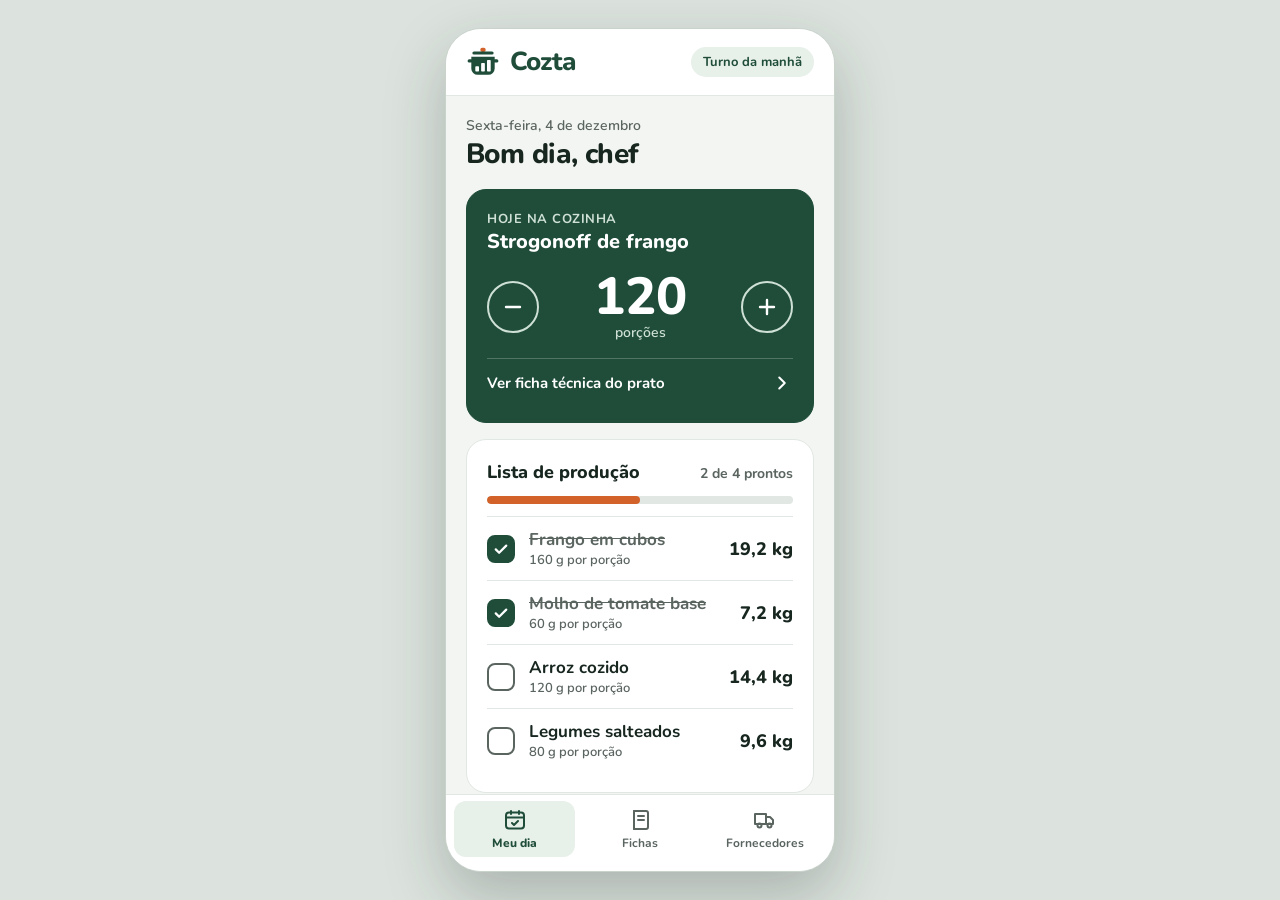
<file: index.html>
<!doctype html>
<html lang="pt-BR">
<head>
  <meta charset="utf-8">
  <meta name="viewport" content="width=device-width, initial-scale=1, viewport-fit=cover">
  <meta name="theme-color" content="#1F4D3A">
  <title>Cozta, Meu dia</title>
  <meta name="description" content="Protótipo do Cozta, app de cozinha para chef, cozinheiro e gerente. Dados de exemplo.">
  <link rel="icon" href="favicon.svg" type="image/svg+xml">
  <!-- Fonte da identidade (Nunito). Sem internet, o navegador usa a fonte do sistema. -->
  <link rel="preconnect" href="https://fonts.googleapis.com">
  <link rel="preconnect" href="https://fonts.gstatic.com" crossorigin>
  <link href="https://fonts.googleapis.com/css2?family=Nunito:wght@600;700;800&display=swap" rel="stylesheet">
  <link rel="stylesheet" href="assets/style.css">
</head>
<body>
  <!-- O casco do app (topo, conteúdo e navegação) é montado pelo shared.js -->
  <div class="app" id="app"></div>
  <noscript>Este protótipo precisa de JavaScript para funcionar.</noscript>
  <script src="assets/shared.js"></script>
  <script src="assets/meu-dia.js"></script>
</body>
</html>
</file>
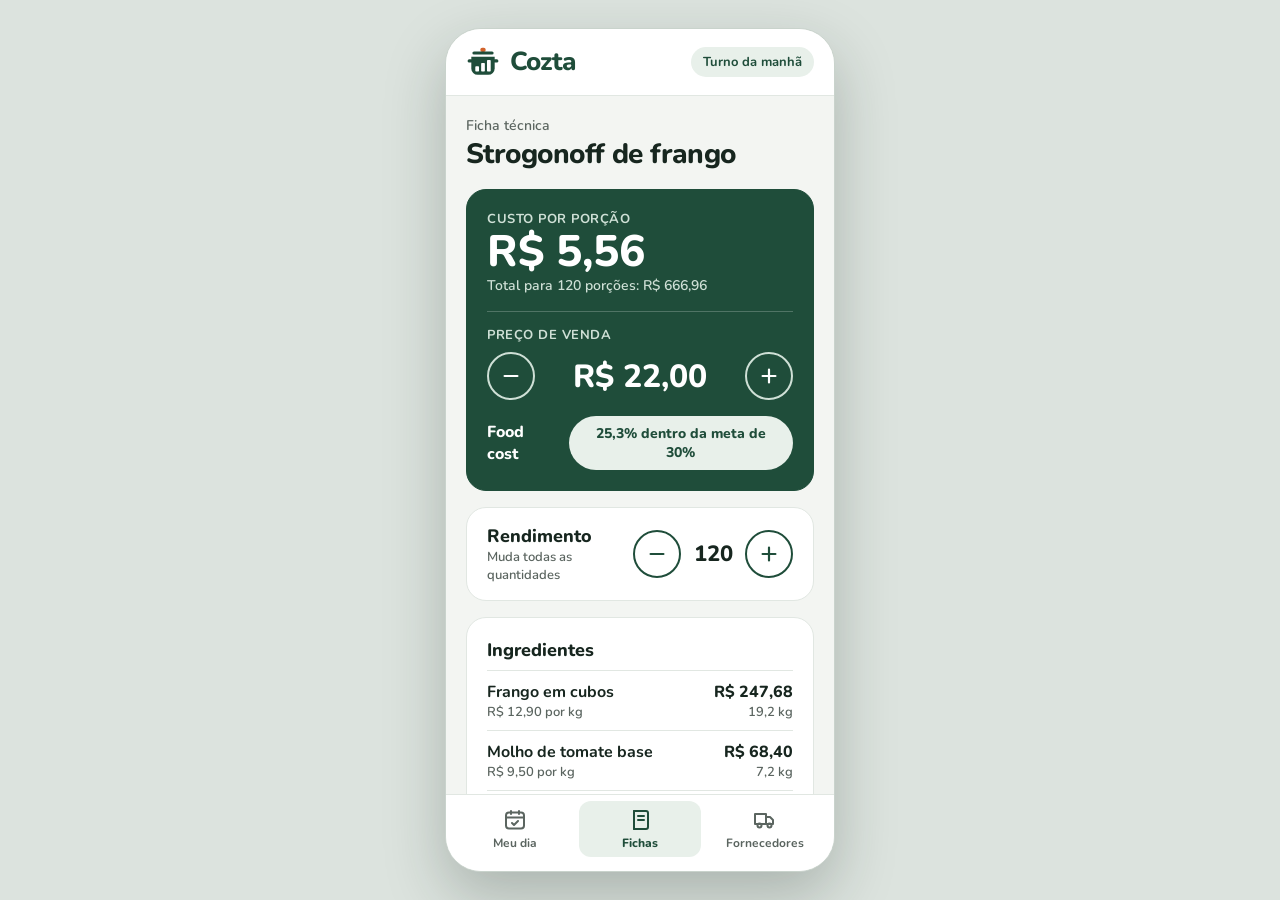
<file: ficha.html>
<!doctype html>
<html lang="pt-BR">
<head>
  <meta charset="utf-8">
  <meta name="viewport" content="width=device-width, initial-scale=1, viewport-fit=cover">
  <meta name="theme-color" content="#1F4D3A">
  <title>Cozta, Ficha técnica</title>
  <meta name="description" content="Protótipo do Cozta, app de cozinha para chef, cozinheiro e gerente. Dados de exemplo.">
  <link rel="icon" href="favicon.svg" type="image/svg+xml">
  <!-- Fonte da identidade (Nunito). Sem internet, o navegador usa a fonte do sistema. -->
  <link rel="preconnect" href="https://fonts.googleapis.com">
  <link rel="preconnect" href="https://fonts.gstatic.com" crossorigin>
  <link href="https://fonts.googleapis.com/css2?family=Nunito:wght@600;700;800&display=swap" rel="stylesheet">
  <link rel="stylesheet" href="assets/style.css">
</head>
<body>
  <!-- O casco do app (topo, conteúdo e navegação) é montado pelo shared.js -->
  <div class="app" id="app"></div>
  <noscript>Este protótipo precisa de JavaScript para funcionar.</noscript>
  <script src="assets/shared.js"></script>
  <script src="assets/ficha.js"></script>
</body>
</html>
</file>
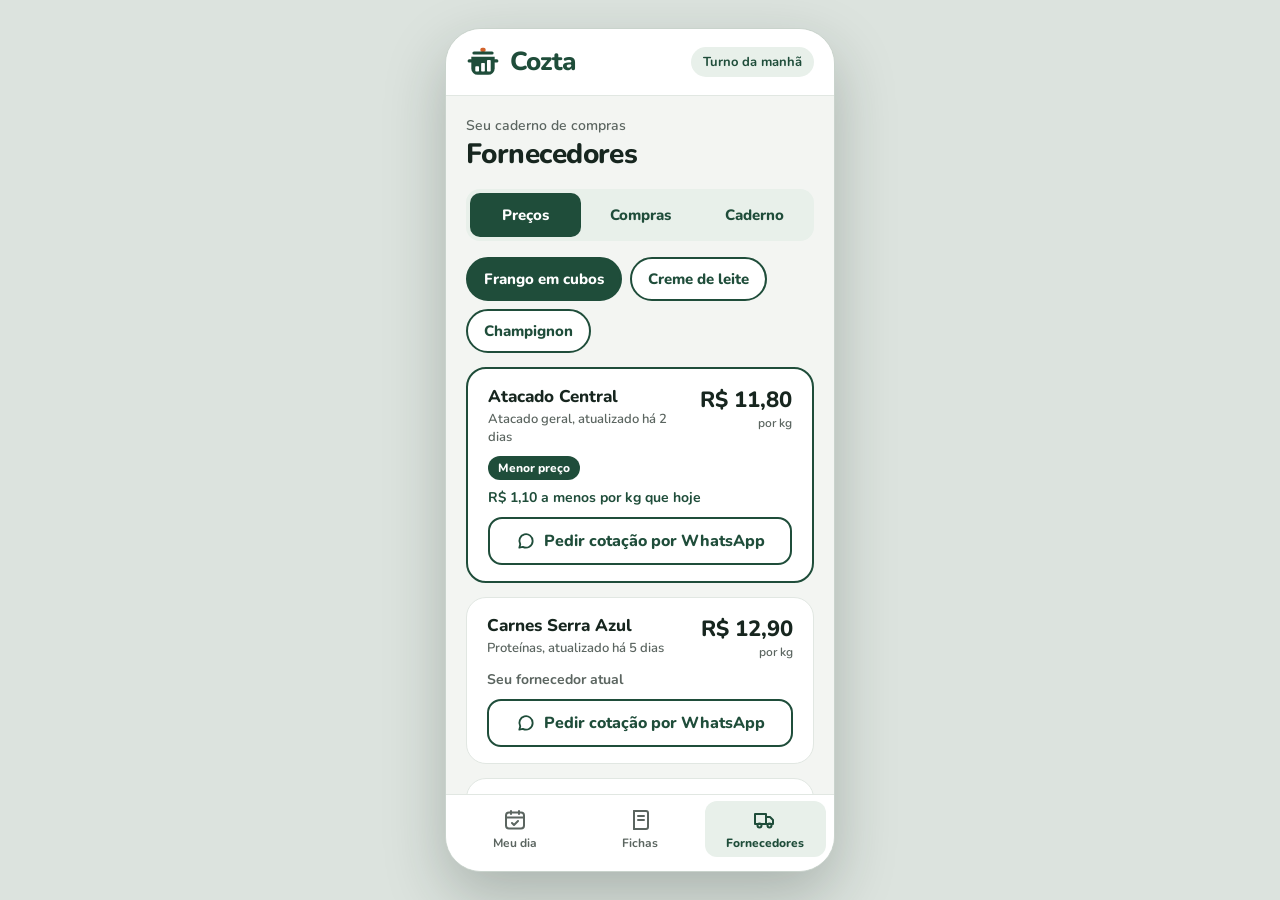
<file: fornecedores.html>
<!doctype html>
<html lang="pt-BR">
<head>
  <meta charset="utf-8">
  <meta name="viewport" content="width=device-width, initial-scale=1, viewport-fit=cover">
  <meta name="theme-color" content="#1F4D3A">
  <title>Cozta, Fornecedores</title>
  <meta name="description" content="Protótipo do Cozta, app de cozinha para chef, cozinheiro e gerente. Dados de exemplo.">
  <link rel="icon" href="favicon.svg" type="image/svg+xml">
  <!-- Fonte da identidade (Nunito). Sem internet, o navegador usa a fonte do sistema. -->
  <link rel="preconnect" href="https://fonts.googleapis.com">
  <link rel="preconnect" href="https://fonts.gstatic.com" crossorigin>
  <link href="https://fonts.googleapis.com/css2?family=Nunito:wght@600;700;800&display=swap" rel="stylesheet">
  <link rel="stylesheet" href="assets/style.css">
</head>
<body>
  <!-- O casco do app (topo, conteúdo e navegação) é montado pelo shared.js -->
  <div class="app" id="app"></div>
  <noscript>Este protótipo precisa de JavaScript para funcionar.</noscript>
  <script src="assets/shared.js"></script>
  <script src="assets/fornecedores.js"></script>
</body>
</html>
</file>
<file: assets/style.css>
/* ==========================================================================
   COZTA, protótipo: estilos compartilhados pelas três telas
   Identidade: verde #1F4D3A, laranja #D2622A, cinza #5B6560, fonte Nunito.
   Regras de contraste:
   - Texto pequeno em laranja usa --orange-text (#A94A17), que passa de 4,5:1.
   - O laranja puro (#D2622A) só aparece em preenchimentos e no logotipo.
   ========================================================================== */

/* ---------- Tokens de cor ---------- */
:root {
  --green: #1F4D3A;
  --orange: #D2622A;
  --orange-text: #A94A17;
  --gray: #5B6560;
  --ink: #17261F;
  --bg: #F3F5F2;
  --line: #E1E7E2;
  --mint: #E8F0EA;
  --mint-text: #CFE0D6;
  --peach: #FBEEE6;
  --peach-line: #F1D5C4;
}

/* ---------- Base ---------- */
* { box-sizing: border-box; }
html, body { height: 100%; margin: 0; }
body {
  background: #DCE3DE;
  color: var(--ink);
  font-family: 'Nunito', system-ui, sans-serif;
}
h1, h2 { margin: 0; }
button { font: inherit; color: inherit; }
a { color: inherit; text-decoration: none; }
:focus-visible { outline: 3px solid var(--orange); outline-offset: 2px; }

/* ---------- Moldura do app ----------
   No celular ocupa a tela toda. Em tela grande vira um "celular" centralizado. */
.app {
  display: flex;
  flex-direction: column;
  width: 100%;
  max-width: 430px;
  height: 100vh;
  height: 100dvh;
  margin: 0 auto;
  background: var(--bg);
  overflow: hidden;
}
@media (min-width: 560px) and (min-height: 760px) {
  body { display: flex; align-items: center; justify-content: center; }
  .app {
    width: 390px;
    height: min(844px, calc(100dvh - 48px));
    border-radius: 36px;
    border: 1px solid #C9D3CC;
    box-shadow: 0 24px 60px rgba(23, 38, 31, 0.25);
  }
}

/* ---------- Barra do topo ---------- */
.appbar {
  display: flex;
  align-items: center;
  gap: 10px;
  padding: 16px 20px;
  background: #FFFFFF;
  border-bottom: 1px solid var(--line);
}
.brand-name {
  font-size: 26px;
  font-weight: 800;
  letter-spacing: -0.03em;
  line-height: 1;
  color: var(--green);
}
.spacer { flex: 1; }
.shift {
  font-size: 13px;
  font-weight: 700;
  color: var(--green);
  background: var(--mint);
  border-radius: 999px;
  padding: 6px 12px;
}

/* ---------- Área de conteúdo (rola dentro do "celular") ---------- */
.content {
  flex: 1 1 0;
  min-height: 0;
  overflow-y: auto;
  padding: 20px;
  display: flex;
  flex-direction: column;
  gap: 16px;
}
.eyebrow { font-size: 14px; font-weight: 600; color: var(--gray); }
.title { font-size: 28px; font-weight: 800; letter-spacing: -0.02em; }
.footnote {
  font-size: 12px;
  font-weight: 600;
  color: var(--gray);
  text-align: center;
  padding-bottom: 4px;
}

/* ---------- Utilitários de layout e texto ---------- */
.col { display: flex; flex-direction: column; }
.row { display: flex; align-items: center; gap: 12px; }
.between { justify-content: space-between; }
.wrap { flex-wrap: wrap; }
.end { align-items: flex-end; }
.small { font-size: 13px; font-weight: 600; color: var(--gray); }
.strong { font-weight: 800; }
.label-up {
  font-size: 13px;
  font-weight: 700;
  letter-spacing: 0.04em;
  text-transform: uppercase;
}

/* ---------- Cartões ---------- */
.card {
  display: flex;
  flex-direction: column;
  gap: 12px;
  padding: 20px;
  background: #FFFFFF;
  border: 1px solid var(--line);
  border-radius: 20px;
}
.card--green {
  gap: 16px;
  background: var(--green);
  border-color: var(--green);
  color: #FFFFFF;
}
.card--green .label-up,
.card--green .on-dark { color: var(--mint-text); }
.card--peach {
  padding: 18px 20px;
  background: var(--peach);
  border-color: var(--peach-line);
}
.card--peach .label-up { color: var(--orange-text); display: flex; align-items: center; gap: 8px; }
.card--dashed { border: 2px dashed var(--gray); gap: 8px; padding: 18px 20px; }
.card--tight { padding: 16px 20px; }
.card h2 { font-size: 18px; font-weight: 800; }
.card .lead { font-size: 16px; font-weight: 600; line-height: 1.4; }

/* ---------- Botões de mais e menos ---------- */
.step-btn {
  display: flex;
  align-items: center;
  justify-content: center;
  width: 52px;
  height: 52px;
  border-radius: 50%;
  border: 2px solid var(--mint-text);
  background: transparent;
  color: #FFFFFF;
  cursor: pointer;
}
.step-btn--light { width: 48px; height: 48px; border-color: var(--green); color: var(--green); }
.step-btn--small { width: 48px; height: 48px; }
.step-btn:disabled { opacity: 0.4; cursor: not-allowed; }

.big-number { font-size: 52px; font-weight: 800; line-height: 1; }
.money-big { font-size: 44px; font-weight: 800; line-height: 1.1; }
.money-mid { font-size: 32px; font-weight: 800; }
.money-total { font-size: 36px; font-weight: 800; line-height: 1.1; }

.link-row {
  display: flex;
  align-items: center;
  justify-content: space-between;
  min-height: 44px;
  padding-top: 4px;
  border-top: 1px solid rgba(255, 255, 255, 0.22);
  font-size: 15px;
  font-weight: 700;
}
.divider-top { border-top: 1px solid rgba(255, 255, 255, 0.22); padding-top: 14px; }

/* ---------- Lista de produção ---------- */
.bar { height: 8px; border-radius: 4px; background: var(--line); overflow: hidden; }
.bar__fill { height: 100%; border-radius: 4px; background: var(--orange); transition: width 0.2s; }
.prep {
  display: flex;
  align-items: center;
  gap: 14px;
  width: 100%;
  min-height: 64px;
  padding: 8px 0;
  border: 0;
  border-top: 1px solid var(--line);
  background: transparent;
  text-align: left;
  cursor: pointer;
}
.prep__box {
  display: flex;
  align-items: center;
  justify-content: center;
  flex-shrink: 0;
  width: 28px;
  height: 28px;
  border-radius: 8px;
  border: 2px solid var(--gray);
  background: #FFFFFF;
  color: #FFFFFF;
}
.prep[aria-pressed="true"] .prep__box { background: var(--green); border-color: var(--green); }
.prep__text { flex-grow: 1; display: flex; flex-direction: column; }
.prep__name { font-size: 17px; font-weight: 700; }
.prep[aria-pressed="true"] .prep__name { color: var(--gray); text-decoration: line-through; }
.prep__qty { font-size: 18px; font-weight: 800; }

/* ---------- Botões de ação ---------- */
.btn {
  display: flex;
  align-items: center;
  justify-content: center;
  gap: 8px;
  min-height: 48px;
  border: 2px solid var(--green);
  border-radius: 14px;
  font-size: 16px;
  font-weight: 800;
  cursor: pointer;
}
.btn--solid { background: var(--green); color: #FFFFFF; }
.btn--outline { background: #FFFFFF; color: var(--green); }

/* ---------- Ficha técnica ---------- */
.line {
  display: flex;
  align-items: center;
  justify-content: space-between;
  gap: 12px;
  min-height: 60px;
  padding: 8px 0;
  border-top: 1px solid var(--line);
}
.line__name { font-size: 16px; font-weight: 700; }
.line__value { font-size: 16px; font-weight: 800; }
.pill {
  font-size: 14px;
  font-weight: 800;
  text-align: center;
  border-radius: 999px;
  padding: 8px 14px;
}
.pill--ok { background: var(--mint); color: var(--green); }
.pill--warn { background: var(--peach); color: var(--orange-text); }

/* ---------- Fornecedores ---------- */
.seg {
  display: flex;
  gap: 4px;
  padding: 4px;
  background: var(--mint);
  border-radius: 14px;
}
.seg button {
  flex: 1;
  min-height: 44px;
  border: 0;
  border-radius: 10px;
  background: transparent;
  color: var(--green);
  font-size: 15px;
  font-weight: 800;
  cursor: pointer;
}
.seg button[aria-pressed="true"] { background: var(--green); color: #FFFFFF; }
.chip {
  min-height: 44px;
  padding: 0 16px;
  border: 2px solid var(--green);
  border-radius: 22px;
  background: #FFFFFF;
  color: var(--green);
  font-size: 15px;
  font-weight: 800;
  cursor: pointer;
}
.chip[aria-pressed="true"] { background: var(--green); color: #FFFFFF; }
.offer { gap: 10px; padding: 16px 20px; }
.offer--lowest { border: 2px solid var(--green); }
.offer__name { font-size: 17px; font-weight: 800; }
.offer__price { font-size: 22px; font-weight: 800; }
.badge {
  font-size: 12px;
  font-weight: 800;
  color: #FFFFFF;
  background: var(--green);
  border-radius: 999px;
  padding: 4px 10px;
}
.badge--soon { color: var(--orange-text); background: var(--peach); }
.note { font-size: 14px; font-weight: 700; }
.note--less { color: var(--green); }
.note--more { color: var(--orange-text); }
.note--current { color: var(--gray); }
.sub-total { border-top: 1px solid var(--line); padding-top: 10px; }

/* ---------- Barra de navegação de baixo ---------- */
.tabbar {
  display: flex;
  gap: 4px;
  padding: 6px 8px 14px;
  background: #FFFFFF;
  border-top: 1px solid var(--line);
}
.tab {
  flex: 1;
  display: flex;
  flex-direction: column;
  align-items: center;
  justify-content: center;
  gap: 3px;
  min-height: 56px;
  border-radius: 12px;
  color: var(--gray);
  font-size: 12px;
  font-weight: 700;
}
.tab[aria-current="page"] { background: var(--mint); color: var(--green); font-weight: 800; }
</file>
